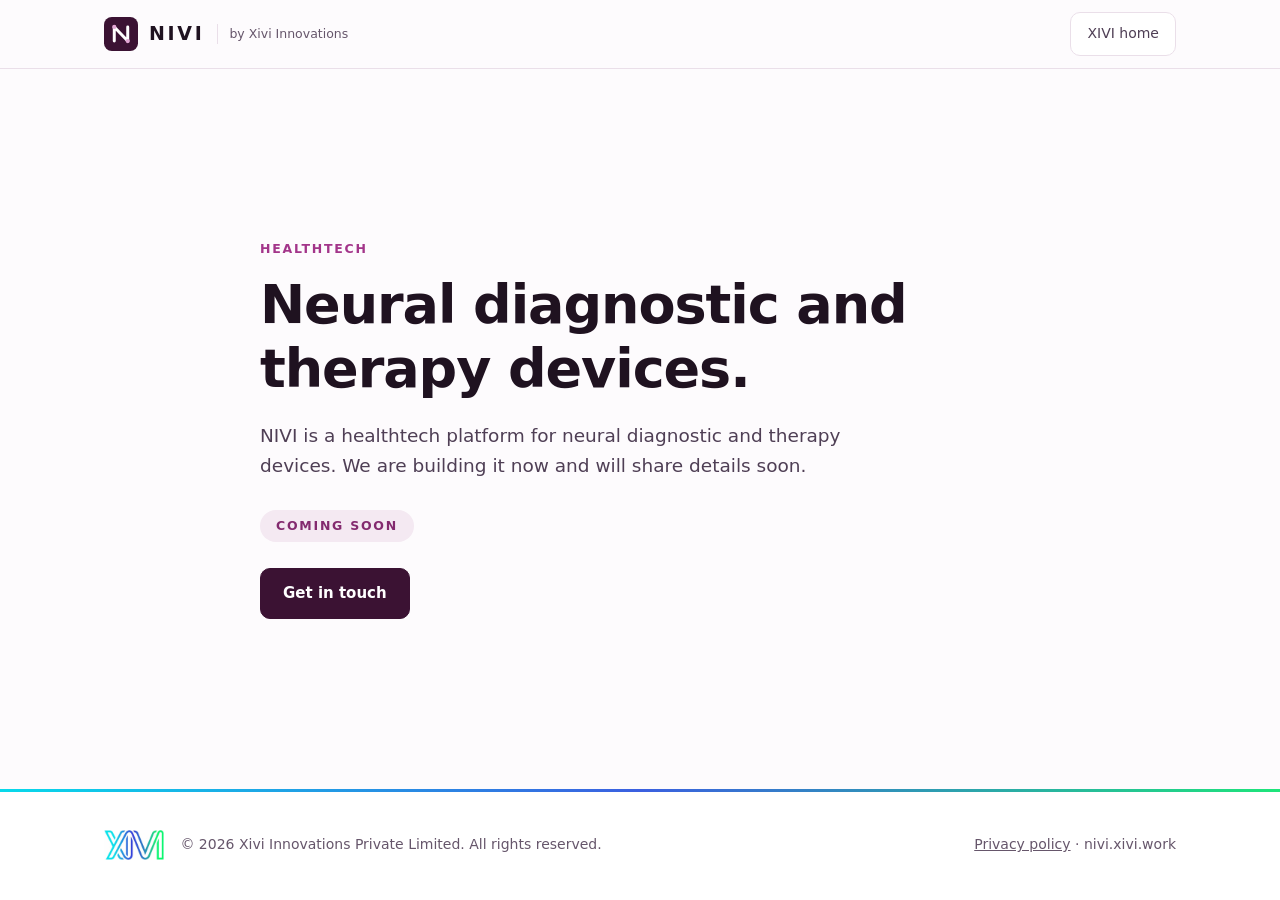
<file: index.html>
<!doctype html>
<html lang="en-IN">
<head>
<meta charset="utf-8">
<meta name="viewport" content="width=device-width, initial-scale=1">
<meta http-equiv="Content-Security-Policy" content="default-src 'none'; script-src 'self'; style-src 'self' https://fonts.googleapis.com; font-src https://fonts.gstatic.com; img-src 'self' data:; connect-src 'none'; form-action 'none'; base-uri 'none'; object-src 'none'; manifest-src 'none'">
<meta name="referrer" content="strict-origin-when-cross-origin">
<meta name="color-scheme" content="only light">
<title>NIVI — Neural diagnostic and therapy devices | XIVI</title>
<meta name="description" content="NIVI is a healthtech platform for neural diagnostic and therapy devices from Xivi Innovations. Coming soon.">
<meta name="robots" content="index, follow, max-image-preview:large">
<meta name="theme-color" content="#ffffff">
<link rel="canonical" href="https://nivi.xivi.work/">
<link rel="icon" href="assets/nivi-mark.svg" type="image/svg+xml">
<link rel="icon" href="assets/favicon-48.png" sizes="48x48" type="image/png">
<link rel="apple-touch-icon" href="assets/apple-touch-icon.png">
<meta property="og:type" content="website">
<meta property="og:site_name" content="NIVI">
<meta property="og:locale" content="en_IN">
<meta property="og:title" content="NIVI — Neural diagnostic and therapy devices | XIVI">
<meta property="og:description" content="NIVI is a healthtech platform for neural diagnostic and therapy devices from Xivi Innovations. Coming soon.">
<meta property="og:url" content="https://nivi.xivi.work/">
<meta property="og:image" content="https://nivi.xivi.work/assets/og.png">
<meta property="og:image:width" content="1200">
<meta property="og:image:height" content="630">
<meta property="og:image:alt" content="NIVI by Xivi Innovations">
<meta name="twitter:card" content="summary_large_image">
<meta name="twitter:title" content="NIVI — Neural diagnostic and therapy devices | XIVI">
<meta name="twitter:description" content="NIVI is a healthtech platform for neural diagnostic and therapy devices from Xivi Innovations. Coming soon.">
<meta name="twitter:image" content="https://nivi.xivi.work/assets/og.png">
<script type="application/ld+json">
{
 "@context": "https://schema.org",
 "@graph": [
  {
   "@type": "WebSite",
   "@id": "https://nivi.xivi.work/#website",
   "url": "https://nivi.xivi.work/",
   "name": "NIVI",
   "inLanguage": "en-IN",
   "description": "NIVI is a healthtech platform for neural diagnostic and therapy devices from Xivi Innovations. Coming soon.",
   "publisher": {
    "@id": "https://xivi.work/#org"
   }
  },
  {
   "@type": "Brand",
   "@id": "https://nivi.xivi.work/#brand",
   "name": "NIVI",
   "url": "https://nivi.xivi.work/",
   "description": "NIVI is a healthtech platform for neural diagnostic and therapy devices from Xivi Innovations. Coming soon.",
   "brand": {
    "@type": "Organization",
    "@id": "https://xivi.work/#org",
    "name": "Xivi Innovations Private Limited",
    "url": "https://xivi.work/"
   }
  }
 ]
}
</script>
<link rel="preconnect" href="https://fonts.googleapis.com">
<link rel="preconnect" href="https://fonts.gstatic.com" crossorigin>
<link href="https://fonts.googleapis.com/css2?family=Inter:wght@400;500;600;700&display=swap" rel="stylesheet">
<link rel="stylesheet" href="assets/site.css?v=6">
<link rel="stylesheet" href="assets/page.css?v=1">
<script src="assets/frame.js" defer></script>
</head>
<body class="soon-page">


<header>
  <div class="wrap nav">
    <a class="brand" href="./" aria-label="NIVI home">
      <img src="assets/nivi-mark.svg" alt="">
      <b>NIVI</b><span>by Xivi Innovations</span>
    </a>
    <nav class="links"><a class="btn sm" href="https://xivi.work">XIVI home</a></nav>
  </div>
</header>

<main class="soon">
  <div class="wrap">
    <p class="eyebrow">Healthtech</p>
    <h1>Neural diagnostic and therapy devices.</h1>
    <p class="lead">NIVI is a healthtech platform for neural diagnostic and therapy devices. We are building it now and will share details soon.</p>
    <p class="chip-soon">Coming soon</p>
    <div class="cta"><a class="btn primary" href="mailto:xivi.tech@gmail.com?subject=NIVI">Get in touch</a></div>
  </div>
</main>

<footer>
  <div class="wrap">
    <div class="logo">
      <a href="https://xivi.work" aria-label="XIVI"><img src="assets/xivi-logo-sm.webp" alt="XIVI" width="320" height="159" decoding="async"></a>
      <p>© 2026 Xivi Innovations Private Limited. All rights reserved.</p>
    </div>
    <p><a href="privacy.html">Privacy policy</a> · nivi.xivi.work</p>
  </div>
</footer>

</body>
</html>
</file>
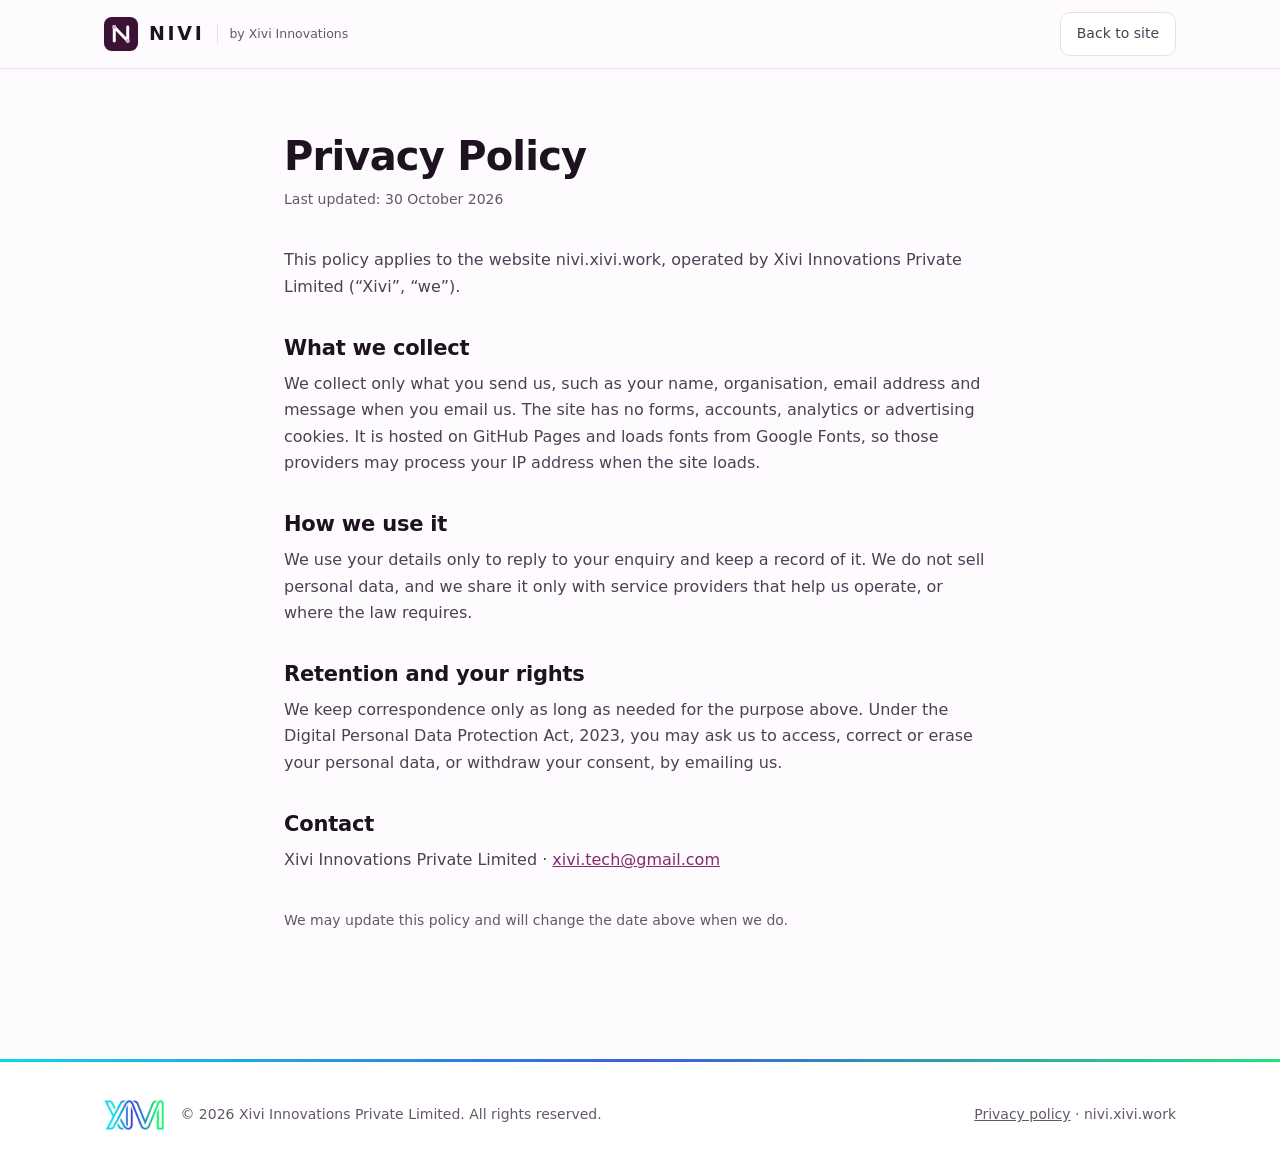
<file: privacy.html>
<!doctype html>
<html lang="en-IN">
<head>
<meta charset="utf-8">
<meta name="viewport" content="width=device-width, initial-scale=1">
<meta http-equiv="Content-Security-Policy" content="default-src 'none'; script-src 'self'; style-src 'self' https://fonts.googleapis.com; font-src https://fonts.gstatic.com; img-src 'self' data:; connect-src 'none'; form-action 'none'; base-uri 'none'; object-src 'none'; manifest-src 'none'">
<meta name="referrer" content="strict-origin-when-cross-origin">
<meta name="color-scheme" content="only light">
<title>Privacy Policy — NIVI | XIVI</title>
<meta name="description" content="How Xivi Innovations Private Limited handles personal data collected through nivi.xivi.work.">
<meta name="robots" content="index, follow, max-image-preview:large">
<meta name="theme-color" content="#ffffff">
<link rel="canonical" href="https://nivi.xivi.work/privacy.html">
<link rel="icon" href="assets/nivi-mark.svg" type="image/svg+xml">
<link rel="icon" href="assets/favicon-48.png" sizes="48x48" type="image/png">
<link rel="apple-touch-icon" href="assets/apple-touch-icon.png">
<meta property="og:type" content="website">
<meta property="og:site_name" content="NIVI">
<meta property="og:locale" content="en_IN">
<meta property="og:title" content="Privacy Policy — NIVI | XIVI">
<meta property="og:description" content="How Xivi Innovations Private Limited handles personal data collected through nivi.xivi.work.">
<meta property="og:url" content="https://nivi.xivi.work/privacy.html">
<meta property="og:image" content="https://nivi.xivi.work/assets/og.png">
<meta property="og:image:width" content="1200">
<meta property="og:image:height" content="630">
<meta property="og:image:alt" content="NIVI by Xivi Innovations">
<meta name="twitter:card" content="summary_large_image">
<meta name="twitter:title" content="Privacy Policy — NIVI | XIVI">
<meta name="twitter:description" content="How Xivi Innovations Private Limited handles personal data collected through nivi.xivi.work.">
<meta name="twitter:image" content="https://nivi.xivi.work/assets/og.png">
<link rel="preconnect" href="https://fonts.googleapis.com">
<link rel="preconnect" href="https://fonts.gstatic.com" crossorigin>
<link href="https://fonts.googleapis.com/css2?family=Inter:wght@400;500;600;700&display=swap" rel="stylesheet">
<link rel="stylesheet" href="assets/site.css?v=6">
<script src="assets/frame.js" defer></script>
</head>
<body>


<header>
  <div class="wrap nav">
    <a class="brand" href="./" aria-label="NIVI home">
      <img src="assets/nivi-mark.svg" alt="">
      <b>NIVI</b><span>by Xivi Innovations</span>
    </a>
    <nav class="links"><a class="btn sm" href="./">Back to site</a></nav>
  </div>
</header>

<main class="legal">
  <div class="wrap">
    <h1>Privacy Policy</h1>
    <p class="upd">Last updated: 30 October 2026</p>

    <p>This policy applies to the website nivi.xivi.work, operated by Xivi Innovations Private Limited (“Xivi”, “we”).</p>

    <h2>What we collect</h2>
    <p>We collect only what you send us, such as your name, organisation, email address and message when you email us. The site has no forms, accounts, analytics or advertising cookies. It is hosted on GitHub Pages and loads fonts from Google Fonts, so those providers may process your IP address when the site loads.</p>

    <h2>How we use it</h2>
    <p>We use your details only to reply to your enquiry and keep a record of it. We do not sell personal data, and we share it only with service providers that help us operate, or where the law requires.</p>

    <h2>Retention and your rights</h2>
    <p>We keep correspondence only as long as needed for the purpose above. Under the Digital Personal Data Protection Act, 2023, you may ask us to access, correct or erase your personal data, or withdraw your consent, by emailing us.</p>

    <h2>Contact</h2>
    <p>Xivi Innovations Private Limited · <a href="mailto:xivi.tech@gmail.com">xivi.tech@gmail.com</a></p>

    <p class="upd mt36">We may update this policy and will change the date above when we do.</p>
  </div>
</main>

<footer>
  <div class="wrap">
    <div class="logo">
      <img src="assets/xivi-logo-sm.webp" alt="XIVI" width="320" height="159" decoding="async">
      <p>© 2026 Xivi Innovations Private Limited. All rights reserved.</p>
    </div>
    <p><a href="privacy.html">Privacy policy</a> · nivi.xivi.work</p>
  </div>
</footer>

</body>
</html>
</file>
<file: assets/site.css>
:root{
  --ink:#1f1220; --ink2:#4f3f55; --mute:#66566b;
  --bg:#fdfbfd; --tint:#f8f2f8; --tealtint:#f4e9f2; --line:#eadfe9;
  --deep:#3b1233; --teal:#a3358a; --teal2:#832a6f;
  --ok:#2c7a4b; --okbg:#eaf3eb;
  --warn:#85590b; --warnbg:#f7efe1;
  --bad:#b0392f; --badbg:#f7e9e7;
  --r:14px;
  --surface:#fff; --headbg:rgba(253,251,253,.92); --strong:#3b1233;
  --btn:#3b1233; --btnink:#fff; --btnhover:#561b4a;
  --okink:#1f4d33; --warnink:#5e430c; --badink:#702620;
  color-scheme:only light;
}
*{box-sizing:border-box}
html{scroll-behavior:smooth;scroll-padding-top:76px}
body{margin:0;background:var(--bg);color:var(--ink);font:16px/1.65 Inter,system-ui,-apple-system,"Segoe UI",Roboto,sans-serif;-webkit-font-smoothing:antialiased}
img{max-width:100%;display:block}
a{color:var(--teal2)}
.wrap{max-width:1120px;margin:0 auto;padding:0 24px}
.eyebrow{font-size:12.5px;font-weight:600;letter-spacing:.14em;text-transform:uppercase;color:var(--teal);margin:0 0 14px}
h1,h2,h3{margin:0;line-height:1.18;letter-spacing:-.02em;color:var(--ink)}
h1{font-size:clamp(34px,4.6vw,54px);font-weight:700}
h2{font-size:clamp(28px,3.4vw,38px);font-weight:700;max-width:760px}
h3{font-size:18px;font-weight:600;letter-spacing:-.01em}
p{margin:0}
.lead{font-size:18.5px;color:var(--ink2);max-width:600px;margin-top:20px}
.sec-intro{font-size:17.5px;color:var(--ink2);max-width:680px;margin-top:16px}

/* header */
header{position:sticky;top:0;z-index:20;background:var(--headbg);backdrop-filter:blur(10px);border-bottom:1px solid var(--line)}
.nav{display:flex;align-items:center;justify-content:space-between;height:68px}
.brand{display:flex;align-items:center;gap:11px;text-decoration:none;color:var(--ink)}
.brand img{width:34px;height:34px}
.brand b{font-size:19px;letter-spacing:.14em;font-weight:700}
.brand span{font-size:12.5px;color:var(--mute);border-left:1px solid var(--line);padding-left:11px;margin-left:2px}
.links{display:flex;align-items:center;gap:30px}
.links a{font-size:14.5px;color:var(--ink2);text-decoration:none;font-weight:500}
.links a:hover{color:var(--ink)}
.btn{display:inline-flex;align-items:center;gap:8px;padding:12px 22px;border-radius:10px;font-weight:600;font-size:15px;text-decoration:none;border:1px solid var(--line);color:var(--ink);background:var(--surface)}
.btn.primary{background:var(--btn);border-color:var(--btn);color:var(--btnink)}
.btn.primary:hover{background:var(--btnhover);box-shadow:0 0 0 3px rgba(163,53,138,.28)}
.btn:not(.primary):hover{border-color:var(--teal);color:var(--teal2)}
.btn:focus-visible,a:focus-visible{outline:3px solid #e2a6d4;outline-offset:2px}
.btn.sm{padding:9px 16px;font-size:14px}
@media(max-width:900px){.links a:not(.btn){display:none}.brand span{display:none}}

/* hero */
.hero{padding:76px 0 84px}
.hero .wrap{display:grid;grid-template-columns:1.05fr .95fr;gap:56px;align-items:center}
.cta{display:flex;gap:12px;flex-wrap:wrap;margin-top:32px}
.assure{display:flex;gap:22px;flex-wrap:wrap;margin-top:30px;font-size:14px;color:var(--mute)}
.assure span::before{content:"";display:inline-block;width:6px;height:6px;border-radius:50%;background:var(--teal);margin-right:8px;vertical-align:middle}
@media(max-width:900px){.hero .wrap{grid-template-columns:1fr;gap:44px}.hero{padding:48px 0 56px}}

/* hero flow card */
.panel{background:var(--surface);border:1px solid var(--line);border-radius:18px;padding:26px;box-shadow:0 18px 50px -24px rgba(59,18,51,.28)}
.panel-label{font-size:11.5px;letter-spacing:.14em;text-transform:uppercase;color:var(--mute);font-weight:600;margin-bottom:14px}
.flow{display:grid;gap:10px}
.node{border:1px solid var(--line);border-radius:12px;padding:14px 16px;background:var(--surface)}
.node small{display:block;color:var(--mute);font-size:13px;margin-top:2px}
.node b{font-size:15px;font-weight:600}
.node.core{background:var(--deep);border-color:var(--deep);color:#fff}
.node.core small{color:#cdb0c6}
.arrow{justify-self:center;color:var(--teal);font-size:18px;line-height:1}
.verdicts{display:flex;gap:8px;margin-top:16px;flex-wrap:wrap}
.chip{font-size:13px;font-weight:600;padding:6px 12px;border-radius:99px}
.chip.ok{background:var(--okbg);color:var(--ok)}
.chip.warn{background:var(--warnbg);color:var(--warn)}
.chip.bad{background:var(--badbg);color:var(--bad)}
.record{margin-top:16px;border-top:1px dashed var(--line);padding-top:14px;display:grid;grid-template-columns:auto 1fr;gap:6px 14px;font-size:13.5px}
.record dt{color:var(--mute)} .record dd{margin:0;font-weight:500}
.record code{font:12.5px ui-monospace,Consolas,monospace;color:var(--teal2)}
.note{font-size:12.5px;color:var(--mute);margin-top:12px}
.pbar{display:flex;align-items:center;gap:8px;font-size:12.5px;font-weight:600;color:var(--ink2);padding-bottom:14px;border-bottom:1px solid var(--line)}
.pbar-r{margin-left:auto;font-weight:500;color:var(--mute)}
.dot{width:8px;height:8px;border-radius:50%;background:var(--ok)}
.pflow{display:flex;align-items:center;justify-content:center;gap:10px;margin:18px 0;font-size:13px;color:var(--ink2)}
.pflow span{padding:6px 12px;border:1px solid var(--line);border-radius:8px;background:var(--surface)}
.pflow span.core{background:var(--deep);border-color:var(--deep);color:#fff;font-weight:700;letter-spacing:.08em}
.pflow i{font-style:normal;color:var(--teal)}
.pcase{display:flex;justify-content:space-between;gap:16px;font-size:14px}
.pcase small,.pverdict small,.mrow small{display:block;font-size:11.5px;letter-spacing:.1em;text-transform:uppercase;color:var(--mute);font-weight:600;margin-bottom:3px}
.pcase b{font-weight:600}
.pverdict{margin-top:18px;padding:16px 18px;border-radius:12px;background:var(--warnbg)}
.pverdict small{color:var(--warn)}
.vrow{display:flex;align-items:center;gap:12px;flex-wrap:wrap}
.chip.big{font-size:16px;padding:6px 16px;background:var(--surface);box-shadow:inset 0 0 0 1px rgba(154,106,18,.25)}
.rc{font-size:13px;font-weight:600;color:var(--warn)}
.pverdict p{margin-top:8px;font-size:14px;color:var(--warnink)}
.meter{margin-top:18px}
.mrow{display:flex;justify-content:space-between}
.track{position:relative;height:8px;border-radius:99px;background:var(--tint);margin-top:2px}
.fill{height:100%;width:78%;border-radius:99px;background:linear-gradient(90deg,#8cc7c0,#e0b04f)}
.lim{position:absolute;top:-4px;left:68%;width:2px;height:16px;background:var(--strong)}
.panel .record{margin-top:18px}

/* proof strip */
.proof{border-top:1px solid var(--line);border-bottom:1px solid var(--line);background:var(--surface);padding:26px 0}
.proof .wrap{display:grid;gap:14px}
.prow{display:flex;align-items:center;gap:14px 28px;flex-wrap:wrap}
.plabel{font-size:12px;letter-spacing:.12em;text-transform:uppercase;color:var(--mute);font-weight:600;min-width:150px}
.pitems{display:flex;gap:10px;flex-wrap:wrap;color:var(--ink2);font-size:14px}
.pitems span{font-weight:500;border:1px solid var(--line);border-radius:99px;padding:5px 15px;background:var(--bg)}
.pitems.tested span{font-weight:600;color:var(--ink);background:var(--tealtint);border-color:transparent}
@media(max-width:700px){.plabel{min-width:0;width:100%}}

/* sections */
section{padding:92px 0}
section.tint{background:var(--tint)}
section.dark{background:var(--deep);color:#f3e9f0}
section.dark h2,section.dark h3{color:#fff}
section.dark .eyebrow{color:#e2a6d4}
section.dark .sec-intro{color:#cdb0c6}
.grid{display:grid;gap:20px;margin-top:44px}
.g2{grid-template-columns:repeat(2,1fr)}.g3{grid-template-columns:repeat(3,1fr)}.g4{grid-template-columns:repeat(4,1fr)}
@media(max-width:900px){.g3,.g4{grid-template-columns:1fr 1fr}}
@media(max-width:620px){.g2,.g3,.g4{grid-template-columns:1fr}}
.card{background:var(--surface);border:1px solid var(--line);border-radius:var(--r);padding:26px}
.card p{color:var(--ink2);font-size:15.5px;margin-top:8px}
.tint .card{border-color:transparent}
.num{font-size:40px;font-weight:700;letter-spacing:-.03em;color:var(--strong);line-height:1.1}
.num .to{color:var(--mute);font-weight:500;padding:0 6px}
.cap{font-size:14.5px;color:var(--ink2);margin-top:10px}
.src{font-size:12.5px;color:var(--mute);margin-top:26px}

/* verdict cards */
.vc{border-radius:var(--r);padding:26px;border:1px solid transparent}
.vc h3{font-size:20px}
.vc p{margin-top:8px;font-size:15.5px}
.vc.ok{background:var(--okbg);color:var(--okink)}.vc.ok h3{color:var(--ok)}
.vc.warn{background:var(--warnbg);color:var(--warnink)}.vc.warn h3{color:var(--warn)}
.vc.bad{background:var(--badbg);color:var(--badink)}.vc.bad h3{color:var(--bad)}
.codes{display:flex;gap:8px;flex-wrap:wrap;margin-top:26px;align-items:center;font-size:14px;color:var(--ink2)}
.codes span.t{background:var(--surface);border:1px solid var(--line);padding:5px 12px;border-radius:99px;font-size:13.5px}

/* steps */
.steps{list-style:none;margin:44px 0 0;padding:0;display:grid;grid-template-columns:repeat(4,1fr);gap:20px;counter-reset:s}
.steps li{counter-increment:s;position:relative;padding-top:20px;border-top:2px solid var(--teal)}
.steps li::before{content:"0" counter(s);display:block;font-size:13px;font-weight:700;color:var(--teal);letter-spacing:.1em;margin-bottom:8px}
.steps b{display:block;font-size:17px;font-weight:600;margin-bottom:6px}
.steps span{font-size:15px;color:var(--ink2)}
@media(max-width:900px){.steps{grid-template-columns:1fr 1fr}}
@media(max-width:560px){.steps{grid-template-columns:1fr}}

/* split lists */
.split{display:grid;grid-template-columns:1fr 1fr;gap:20px;margin-top:44px}
@media(max-width:760px){.split{grid-template-columns:1fr}}
.list{list-style:none;margin:14px 0 0;padding:0;display:grid;gap:11px}
.list li{padding-left:28px;position:relative;font-size:15.5px;color:var(--ink2)}
.list.yes li::before{content:"✓";position:absolute;left:0;color:var(--ok);font-weight:700}
.list.no li::before{content:"–";position:absolute;left:4px;color:var(--mute);font-weight:700}

/* callout */
.callout{margin-top:44px;background:var(--deep);color:#f3e9f0;border-radius:var(--r);padding:30px 34px;display:grid;grid-template-columns:1fr 1.2fr;gap:30px;align-items:center}
.callout h3{color:#fff;font-size:22px}
.callout p{color:#dac3d4;font-size:15.5px}
@media(max-width:760px){.callout{grid-template-columns:1fr;padding:26px}}
.state{display:flex;gap:10px;margin-top:14px;flex-wrap:wrap}
.state span{font-size:13px;font-weight:600;padding:5px 12px;border-radius:99px;background:rgba(255,255,255,.1);color:#fff}

/* traction */
.ds{margin-top:44px;border:1px solid var(--line);border-radius:var(--r);overflow:hidden;background:var(--surface)}
.dsr{display:grid;grid-template-columns:260px 1fr;gap:24px;padding:22px 26px;border-bottom:1px solid var(--line)}
.dsr:last-child{border-bottom:0}
.dsr b{display:block;font-size:16px;font-weight:600}
.dsr small{color:var(--mute);font-size:13.5px}
.dsr p{color:var(--ink2);font-size:15.5px}
@media(max-width:760px){.dsr{grid-template-columns:1fr;gap:6px}}

/* timeline */
.tl{display:grid;grid-template-columns:repeat(4,1fr);gap:0;margin-top:44px}
.tl div{padding:0 22px 0 0;position:relative}
.tl div::before{content:"";display:block;height:2px;background:#c25aa8;margin-bottom:22px}
.tl div::after{content:"";position:absolute;top:-4px;left:0;width:10px;height:10px;border-radius:50%;background:#e2a6d4}
.tl small{display:block;font-size:12.5px;font-weight:600;letter-spacing:.12em;text-transform:uppercase;color:#e2a6d4;margin-bottom:6px}
.tl b{display:block;font-size:18px;color:#fff;font-weight:600;margin-bottom:6px}
.tl span{font-size:15px;color:#cdb0c6}
@media(max-width:900px){.tl{grid-template-columns:1fr 1fr;row-gap:36px}}
@media(max-width:560px){.tl{grid-template-columns:1fr}}

/* team */
.person{display:flex;flex-direction:column;gap:6px}
.avatar{width:56px;height:56px;border-radius:50%;background:var(--tealtint);color:var(--teal2);font-weight:700;display:grid;place-items:center;font-size:18px;margin-bottom:10px}
.role{font-size:14px;color:var(--teal);font-weight:600}

/* contact + footer */
.contact{text-align:center}
.contact h2{margin:0 auto}
.contact .sec-intro{margin-left:auto;margin-right:auto}
.contact .cta{justify-content:center}
footer{position:relative;border-top:1px solid var(--line);padding:40px 0;background:var(--surface)}
footer::before{content:"";position:absolute;left:0;right:0;top:-1px;height:3px;background:linear-gradient(90deg,#08d9ea,#3b5fe0 50%,#1ee57a)}
footer .wrap{display:flex;justify-content:space-between;align-items:center;gap:20px;flex-wrap:wrap}
footer .logo{display:flex;align-items:center;gap:16px}
footer .logo img{height:30px;width:auto;mix-blend-mode:multiply}
footer p{font-size:14px;color:var(--mute)}

/* founders line */
.founders{margin-top:18px;font-size:14px;color:var(--mute)}

/* proprietary core */
section.dark .grid{margin-top:40px}
.dcard{background:rgba(255,255,255,.06);border:1px solid rgba(255,255,255,.14);border-radius:var(--r);padding:26px}
.dcard .k{display:block;font-size:13px;font-weight:700;letter-spacing:.1em;color:#e2a6d4;margin-bottom:10px}
.dcard p{margin-top:10px;font-size:15.5px;color:#dac3d4}
.defend{display:grid;grid-template-columns:repeat(3,1fr);gap:0;margin-top:28px;border-top:1px solid rgba(255,255,255,.18)}
.defend div{padding:22px 24px 0 0}
.defend b{display:block;color:#fff;font-size:16px;font-weight:600;margin-bottom:4px}
.defend em{font-style:normal;font-size:11.5px;font-weight:600;letter-spacing:.06em;text-transform:uppercase;color:#e2a6d4;border:1px solid rgba(226,166,212,.5);border-radius:99px;padding:1px 8px;margin-left:6px;vertical-align:middle}
.defend span{font-size:14.5px;color:#cdb0c6}
@media(max-width:760px){.defend{grid-template-columns:1fr}}

/* legal pages */
.legal{padding:64px 0 90px}
.legal .wrap{max-width:760px}
.legal h1{font-size:clamp(30px,4vw,40px);margin-bottom:8px}
.legal .upd{color:var(--mute);font-size:14px;margin-bottom:36px}
.legal h2{font-size:21px;margin:36px 0 10px;letter-spacing:-.01em}
.legal p,.legal li{color:var(--ink2);font-size:16px}
.legal p+p{margin-top:12px}
.legal ul{padding-left:22px;margin:10px 0}
.legal li{margin:6px 0}
footer a{color:var(--mute)}

/* nav fit */
.btn,.brand span,.links a{white-space:nowrap}
.links{gap:24px}
@media(max-width:1060px){.links a:not(.btn){display:none}.brand span{display:inline}}
@media(max-width:520px){.brand span{display:none}}

/* text columns (replace card grids) */
.cols{display:grid;gap:36px;margin-top:44px}
.cols.c3{grid-template-columns:repeat(3,1fr)}
.cols.c4{grid-template-columns:repeat(4,1fr)}
.cols>div{border-top:2px solid var(--ink);padding-top:18px}
.cols p{margin-top:8px;font-size:15.5px;color:var(--ink2)}
.split+.cols{margin-top:56px}
@media(max-width:900px){.cols.c4{grid-template-columns:1fr 1fr}.cols.c3{grid-template-columns:1fr}}
@media(max-width:560px){.cols.c4{grid-template-columns:1fr}}

/* flow diagram */
.diagram{display:grid;grid-template-columns:1fr 44px 1.25fr 44px 1.1fr;align-items:center;margin-top:48px;padding:30px;background:var(--surface);border:1px solid var(--line);border-radius:18px}
.d-box{border:1px solid var(--line);border-radius:12px;padding:18px 20px;background:var(--bg)}
.d-box small{display:block;font-size:11.5px;letter-spacing:.12em;text-transform:uppercase;font-weight:600;color:var(--mute);margin-bottom:6px}
.d-box b{display:block;font-size:17px;font-weight:600}
.d-box>span{font-size:14.5px;color:var(--ink2)}
.d-box.core{background:var(--deep);border-color:var(--deep);color:#fff;padding:22px}
.d-box.core small{color:#e2a6d4}
.d-box.core ul{list-style:none;margin:0;padding:0;display:grid;gap:8px;font-size:15px}
.d-box.core li{padding-left:20px;position:relative}
.d-box.core li::before{content:"";position:absolute;left:0;top:.5em;width:8px;height:8px;border-radius:50%;background:#e2a6d4}
.seal{margin-top:16px;padding-top:14px;border-top:1px solid rgba(255,255,255,.2);font-size:12.5px;color:#cdb0c6;font-family:ui-monospace,Consolas,monospace}
.d-arrow{height:2px;background:var(--teal);position:relative;margin:0 6px}
.d-arrow::after{content:"";position:absolute;right:-1px;top:-4px;border-left:8px solid var(--teal);border-top:5px solid transparent;border-bottom:5px solid transparent}
.d-outs{display:grid;gap:10px}
.d-out{border-radius:10px;padding:12px 16px}
.d-out b{display:block;font-size:16px}
.d-out span{font-size:14px}
.d-out.ok{background:var(--okbg);color:var(--okink)}.d-out.ok b{color:var(--ok)}
.d-out.warn{background:var(--warnbg);color:var(--warnink)}.d-out.warn b{color:var(--warn)}
.d-out.bad{background:var(--badbg);color:var(--badink)}.d-out.bad b{color:var(--bad)}
@media(max-width:900px){
  .diagram{grid-template-columns:1fr;gap:0;padding:20px}
  .d-arrow{width:2px;height:30px;margin:6px auto}
  .d-arrow::after{right:auto;left:-4px;top:auto;bottom:-1px;border-left:5px solid transparent;border-right:5px solid transparent;border-top:8px solid var(--teal);border-bottom:0}
}

/* traction stat column */
.dsr{grid-template-columns:240px 170px 1fr;align-items:center}
.st{font-size:22px;font-weight:700;letter-spacing:-.02em;color:var(--strong);line-height:1.2}
.st small{display:block;font-size:12.5px;font-weight:500;letter-spacing:0;color:var(--mute);margin-top:2px}
@media(max-width:900px){.dsr{grid-template-columns:200px 1fr}.dsr p{grid-column:1/-1}}
@media(max-width:760px){.dsr{grid-template-columns:1fr}}

/* contact tighten */
section.contact{padding:68px 0 72px}
.contact h2{font-size:clamp(26px,3vw,34px)}
.contact .cta{margin-top:26px}

/* proprietary strip */
.defend.solo{margin-top:36px;border-top:0}
.defend.solo div{padding:0 28px 0 0}
.defend.solo b{font-size:18px;margin-bottom:6px}

:root{--lt:#e2a6d4;--m1:#cdb0c6;--on:#f3e9f0}

/* classes that replace former inline styles */
.mt36{margin-top:36px}
[hidden]{display:none !important}

.legal .mt36{margin-top:36px}
</file>
<file: assets/page.css>
/* coming-soon page */
.soon{min-height:calc(100vh - 68px - 112px);display:flex;align-items:center;padding:72px 0}
.soon h1{max-width:760px}
.soon .lead{max-width:620px}
.chip-soon{display:inline-block;margin-top:28px;font-size:12.5px;font-weight:700;letter-spacing:.14em;text-transform:uppercase;color:var(--teal2);background:var(--tealtint);border-radius:99px;padding:6px 16px}
.soon .cta{margin-top:26px}
</file>
